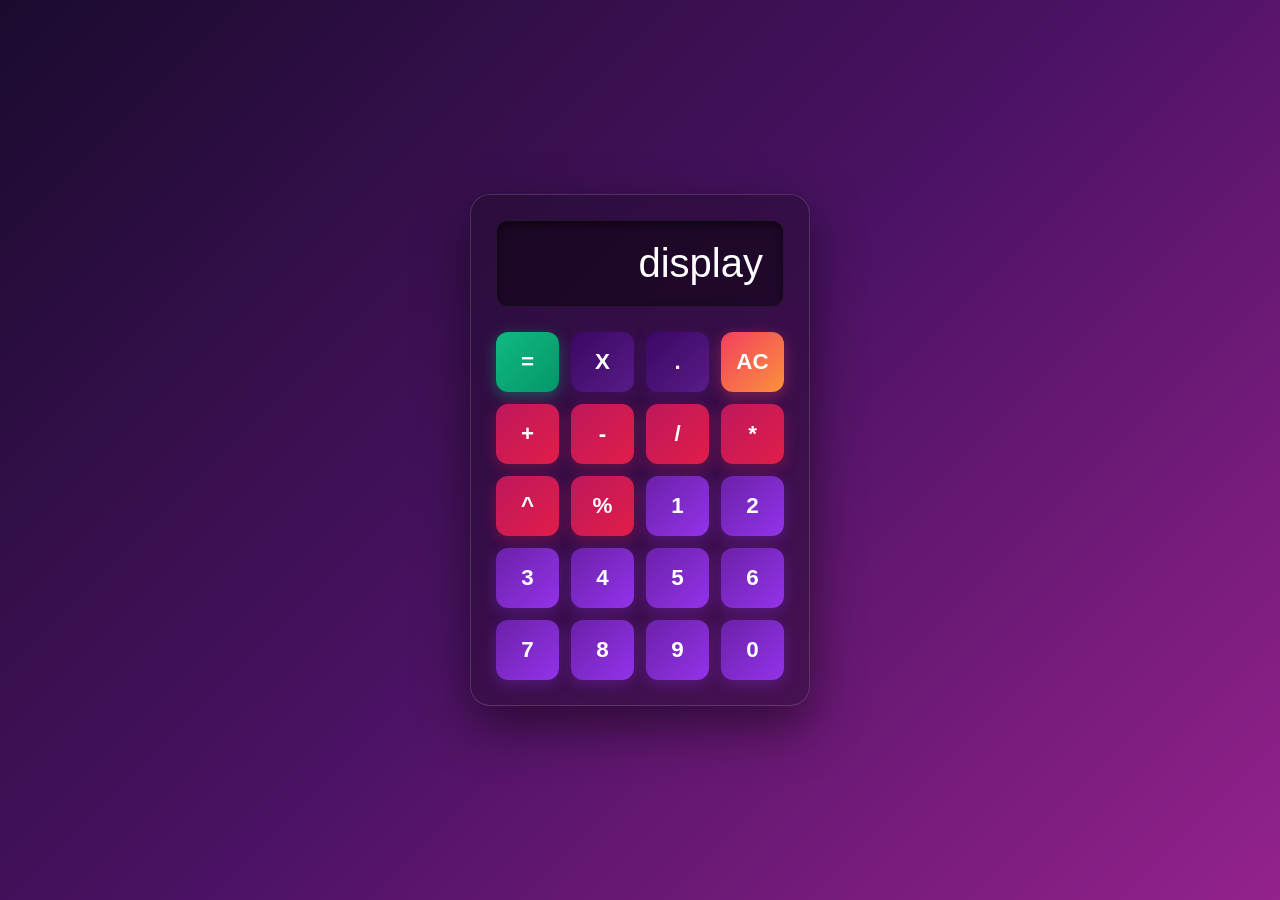
<file: index.html>
<!DOCTYPE html>
<html lang="en">
<head>
    <meta charset="UTF-8">
    <title>Calculator</title>
  <link rel="stylesheet" href="style.css">
</head>
<body>
  <div class="claculator">
    <div class="display">display</div>
      <div class="buttons">
        <div class="start">
          <button id="=">=</button>
          <button id="X">X</button>
          <button id=".">.</button>
          <button id="ac">AC</button>
        </div>
        <div class="operations">
          <button id="+">+</button>
          <button id="-">-</button>
          <button id="/">/</button>
          <button id="*">*</button>
          <button id="^">^</button>
          <button id="%">%</button>


        </div>
        <div class="numbers">
          <button id="1">1</button>
          <button id="2">2</button>
          <button id="3">3</button>
          <button id="4">4</button>
          <button id="5">5</button>
          <button id="6">6</button>
          <button id="7">7</button>
          <button id="8">8</button>
          <button id="9">9</button>
          <button id="0">0</button>

        </div>

    </div>
  </div>


<script src="Script.js"></script>
</body>
</html>
</file>
<file: style.css>
* {
    margin: 0;
    padding: 0;
    box-sizing: border-box;
    font-family: 'Arial', sans-serif;
}

body {
    /* The Vibrant Violet Sky Background */
    background: linear-gradient(135deg, #1a0b2e 0%, #4b1263 50%, #94228d 100%);
    display: flex;
    justify-content: center;
    align-items: center;
    min-height: 100vh;
}

/* THE CALCULATOR SHELL */
.claculator {
    background: rgba(25, 10, 35, 0.4);
    backdrop-filter: blur(15px);
    -webkit-backdrop-filter: blur(15px);
    border: 1px solid rgba(255, 255, 255, 0.15);
    padding: 25px;
    border-radius: 20px;
    box-shadow: 0 20px 50px rgba(0, 0, 0, 0.5);
    width: 340px;
}

/* THE SCREEN */
.display {
    background: rgba(0, 0, 0, 0.4);
    color: #ffffff;
    text-align: right;
    padding: 20px;
    font-size: 2.5rem;
    border-radius: 12px;
    margin-bottom: 25px;
    min-height: 80px;
    word-wrap: break-word;
    border: 1px solid rgba(255, 255, 255, 0.05);
    box-shadow: inset 0 4px 10px rgba(0, 0, 0, 0.5);
}

/* GRID FIX */
.buttons {
    display: grid;
    grid-template-columns: repeat(4, 1fr);
    gap: 12px;
}

.start, .operations, .numbers {
    display: contents;
}

/* 🌌 BASE BUTTONS (Numbers 0-9) 🌌 */
button {
    background: linear-gradient(135deg, #6b21a8, #9333ea);
    color: white;
    border: none;
    border-radius: 12px;
    font-size: 1.4rem;
    font-weight: bold;
    height: 60px;
    cursor: pointer;
    box-shadow: 0 4px 15px rgba(147, 51, 234, 0.3);
    transition: all 0.2s ease;
}

button:hover {
    filter: brightness(1.2);
    transform: translateY(-2px);
    box-shadow: 0 6px 20px rgba(147, 51, 234, 0.5);
}

button:active {
    transform: translateY(2px);
    box-shadow: 0 2px 10px rgba(147, 51, 234, 0.3);
}

/* UTILITY KEYS (The .start div) - Deeper twilight violet */
.start button {
    background: linear-gradient(135deg, #3b0764, #581c87);
    box-shadow: 0 4px 15px rgba(88, 28, 135, 0.3);
}

/* OPERATIONS (+, -, *, /, ^, %) - Bright sunset magenta */
.operations button {
    background: linear-gradient(135deg, #be185d, #e11d48);
    box-shadow: 0 4px 15px rgba(225, 29, 72, 0.3);
}

/* --- HERO BUTTONS OVERRIDES --- */

/* AC Button - The Brightest Orange/Pink Sunset Pop */
button[id="ac"] {
    background: linear-gradient(135deg, #f43f5e, #fb923c) !important;
    box-shadow: 0 4px 15px rgba(244, 63, 94, 0.4) !important;
}

/* Equals Button - Neon Emerald Green to scream "GO!" */
button[id="="] {
    background: linear-gradient(135deg, #10b981, #059669) !important;
    box-shadow: 0 4px 15px rgba(16, 185, 129, 0.4) !important;
}
</file>
<file: .idea/style.css>
* {
    margin: 0;
    padding: 0;
    box-sizing: border-box;
    font-family: 'Arial', sans-serif;
}

body {
    /* The Vibrant Violet Sky Background */
    background: linear-gradient(135deg, #1a0b2e 0%, #4b1263 50%, #94228d 100%);
    display: flex;
    justify-content: center;
    align-items: center;
    min-height: 100vh;
}

/* THE CALCULATOR SHELL */
.claculator {
    background: rgba(25, 10, 35, 0.4);
    backdrop-filter: blur(15px);
    -webkit-backdrop-filter: blur(15px);
    border: 1px solid rgba(255, 255, 255, 0.15);
    padding: 25px;
    border-radius: 20px;
    box-shadow: 0 20px 50px rgba(0, 0, 0, 0.5);
    width: 340px;
}

/* THE SCREEN */
.display {
    background: rgba(0, 0, 0, 0.4);
    color: #ffffff;
    text-align: right;
    padding: 20px;
    font-size: 2.5rem;
    border-radius: 12px;
    margin-bottom: 25px;
    min-height: 80px;
    word-wrap: break-word;
    border: 1px solid rgba(255, 255, 255, 0.05);
    box-shadow: inset 0 4px 10px rgba(0, 0, 0, 0.5);
}

/* GRID FIX */
.buttons {
    display: grid;
    grid-template-columns: repeat(4, 1fr);
    gap: 12px;
}

.start, .operations, .numbers {
    display: contents;
}

/* 🌌 BASE BUTTONS (Numbers 0-9) 🌌 */
button {
    background: linear-gradient(135deg, #6b21a8, #9333ea);
    color: white;
    border: none;
    border-radius: 12px;
    font-size: 1.4rem;
    font-weight: bold;
    height: 60px;
    cursor: pointer;
    box-shadow: 0 4px 15px rgba(147, 51, 234, 0.3);
    transition: all 0.2s ease;
}

button:hover {
    filter: brightness(1.2);
    transform: translateY(-2px);
    box-shadow: 0 6px 20px rgba(147, 51, 234, 0.5);
}

button:active {
    transform: translateY(2px);
    box-shadow: 0 2px 10px rgba(147, 51, 234, 0.3);
}

/* UTILITY KEYS (The .start div) - Deeper twilight violet */
.start button {
    background: linear-gradient(135deg, #3b0764, #581c87);
    box-shadow: 0 4px 15px rgba(88, 28, 135, 0.3);
}

/* OPERATIONS (+, -, *, /, ^, %) - Bright sunset magenta */
.operations button {
    background: linear-gradient(135deg, #be185d, #e11d48);
    box-shadow: 0 4px 15px rgba(225, 29, 72, 0.3);
}

/* --- HERO BUTTONS OVERRIDES --- */

/* AC Button - The Brightest Orange/Pink Sunset Pop */
button[id="ac"] {
    background: linear-gradient(135deg, #f43f5e, #fb923c) !important;
    box-shadow: 0 4px 15px rgba(244, 63, 94, 0.4) !important;
}

/* Equals Button - Neon Emerald Green to scream "GO!" */
button[id="="] {
    background: linear-gradient(135deg, #10b981, #059669) !important;
    box-shadow: 0 4px 15px rgba(16, 185, 129, 0.4) !important;
}
</file>
